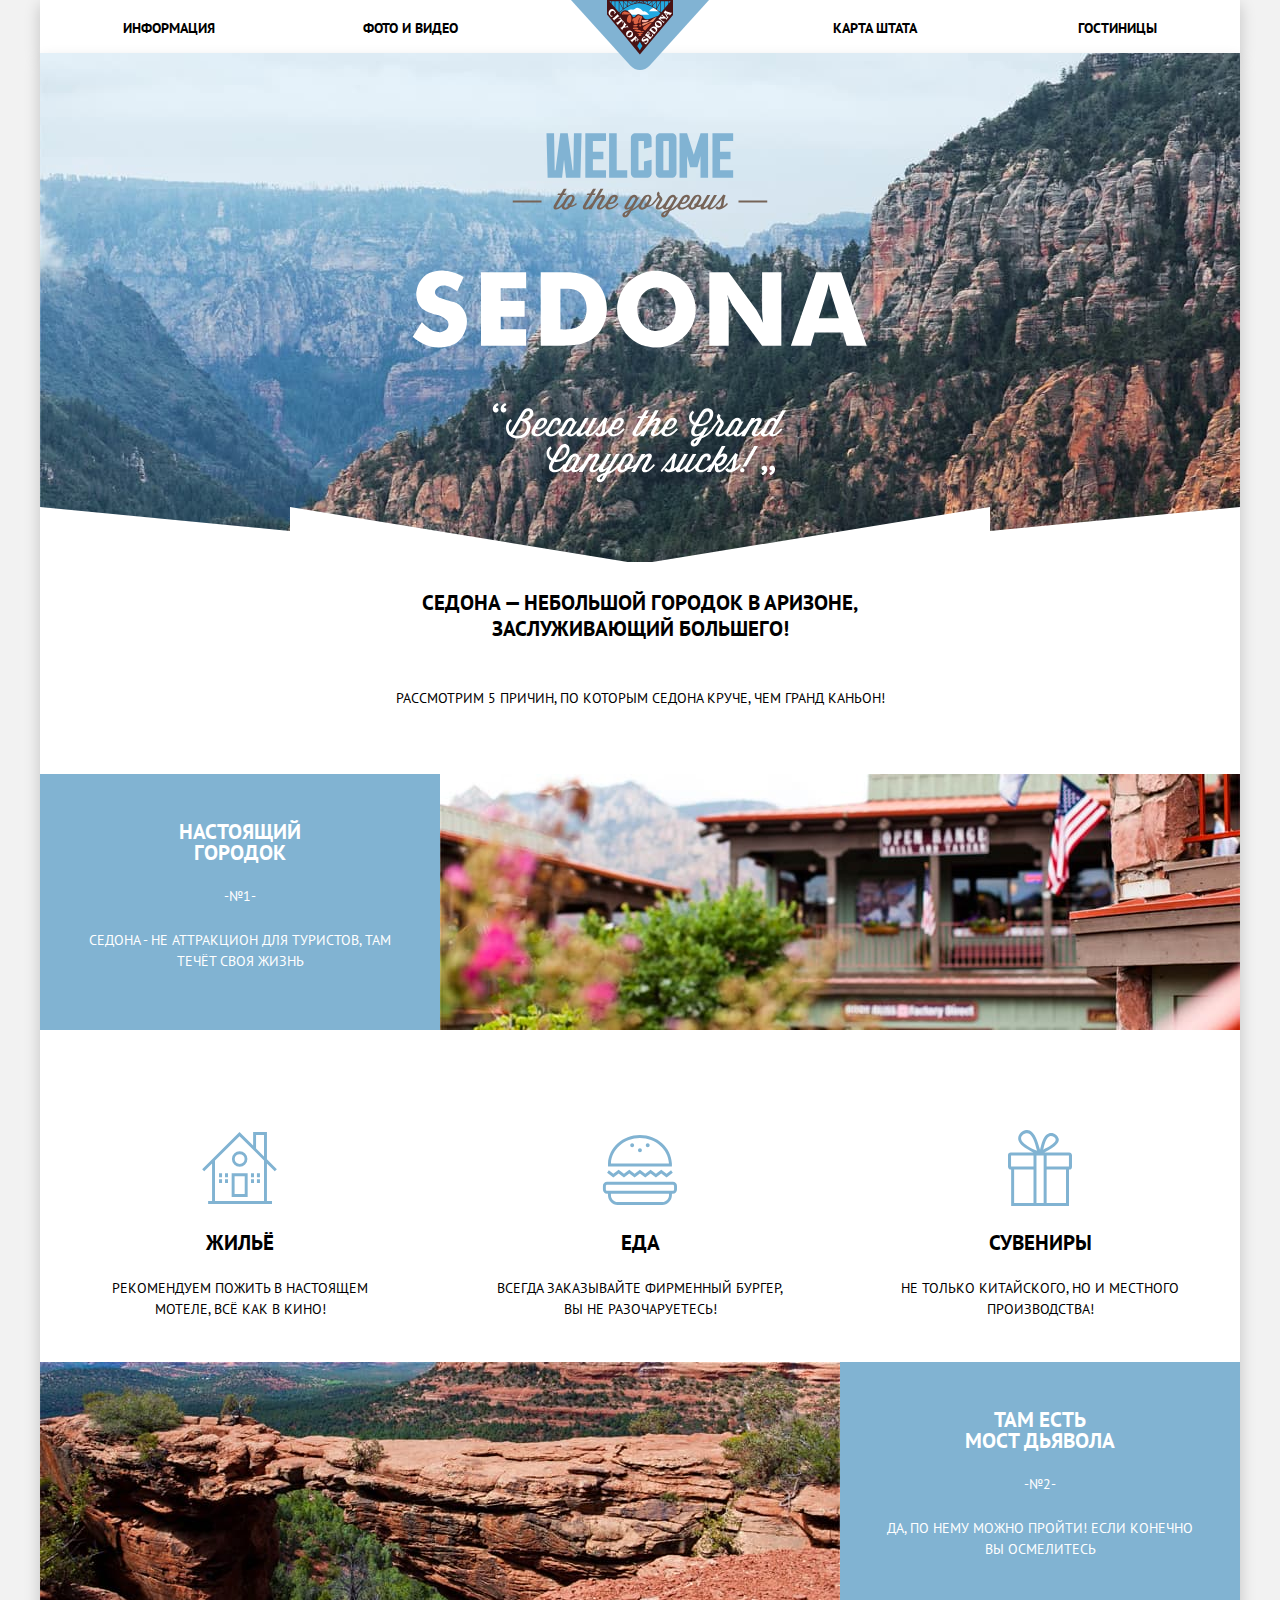
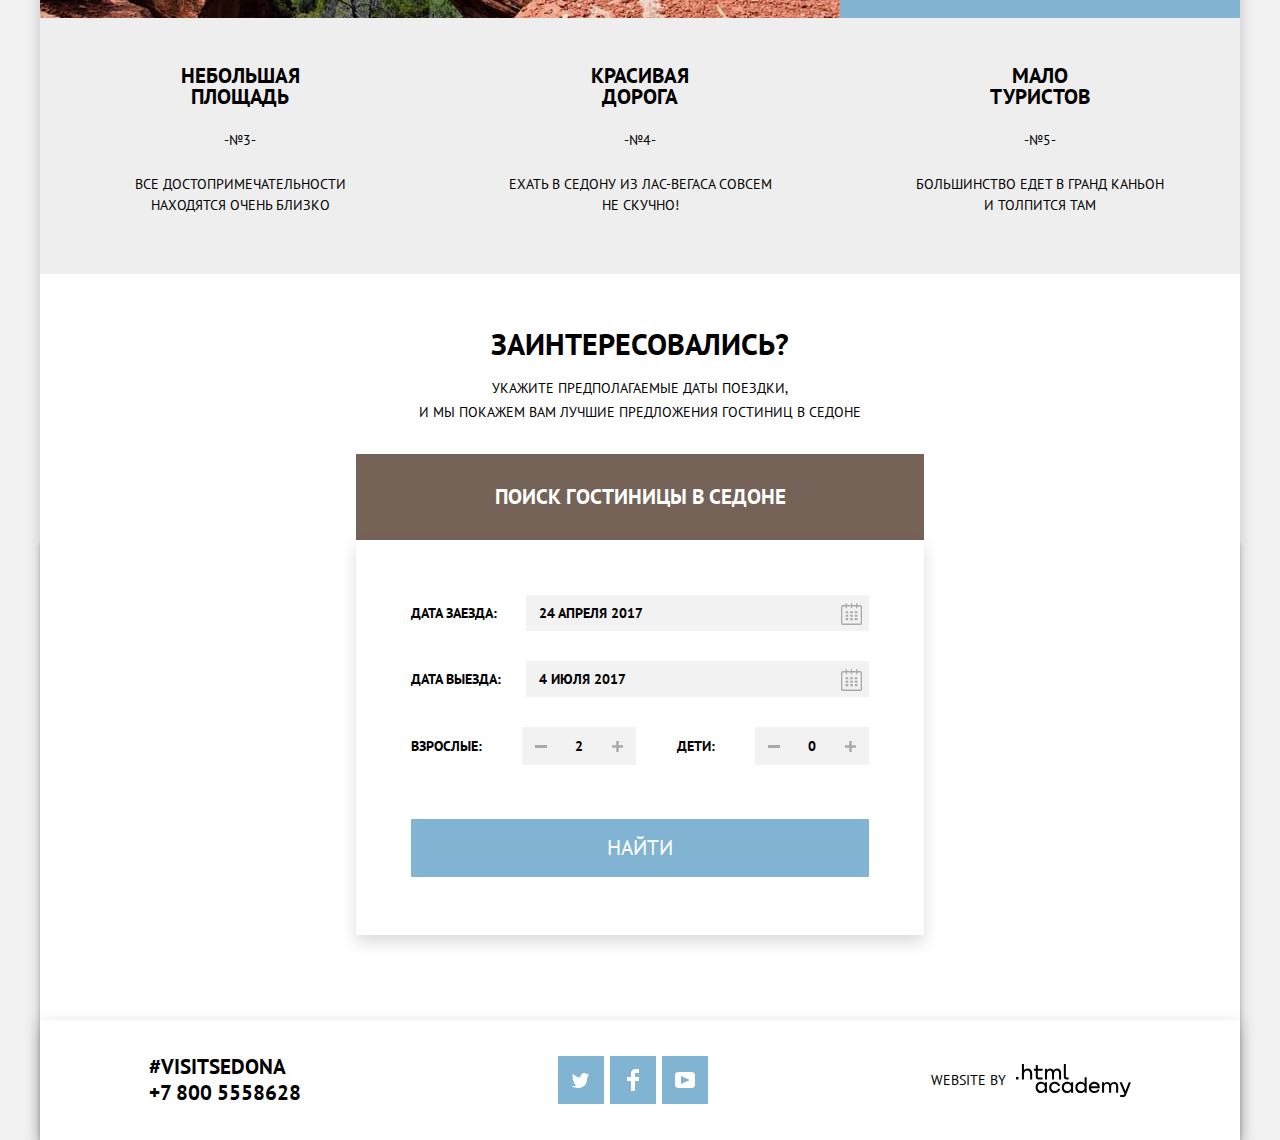
<file: index.html>
<!DOCTYPE html>
<html class="page" lang="ru">

<head>
  <meta charset="utf-8">
  <title>Поиск жилья в Седоне</title>
  <link rel="icon" href="favicon.ico">
  <link rel="icon" href="img/favicon/favicon.svg" type="image/svg+xml">
  <link rel="apple-touch-icon" href="img/favicon/favicon180.png">
  <link rel="manifest" href="manifest.webmanifest">
  <link rel="stylesheet" href="https://fonts.googleapis.com/css2?family=PT+Sans:wght@400;700&display=swap">
  <link href="styles/normalize.css" rel="stylesheet">
  <link href="styles/style.min.css" rel="stylesheet">
</head>

<body class="page-body under-footer">
  <header class="main-header container">
    <nav class="main-navigation">
      <a class="main-header-logo">
        <img src="img/logotype.svg" width="138" height="70" alt="Логотип City of Sedona">
      </a>
      <ul class="site-navigation main-navigation-wrapper">
        <li><a href="blank.html">Информация</a></li>
        <li><a href="blank.html">Фото и видео</a></li>
        <li><a href="blank.html">Карта штата</a></li>
        <li><a href="catalog.html">Гостиницы</a></li>
      </ul>
    </nav>
  </header>
  <main class="container">
    <h1 class="visually-hidden">Городок Седона</h1>
    <section class="main-image">
      <h2 class="visually-hidden">Добро пожаловать в Седону</h2>
      <img src="img/wellcome-to-sedona.svg" width="456" height="350" alt="Добро пожаловать в Седону!">
    </section>
    <section class="five-reasons">
      <div class="main-text">
        <h2>Седона — небольшой городок в Аризоне,<br> заслуживающий большего!</h2>
        <p>Рассмотрим 5 причин, по которым Седона круче, чем гранд каньон!</p>
      </div>
      <ul class="reasons-list">
        <li class="reasons-item">
          <div class="reason">
            <div class="reason-text">
              <h3>Настоящий<br> городок</h3>
              <p>-№1-</p>
              <p>Седона - не аттракцион для туристов, там<br> течёт своя жизнь</p>
            </div>
            <img src="img/sedona-streets.jpg" width="800" height="256" alt="Улицы Седоны">
          </div>
          <ul class="inner-reasons-list">
            <li class="inner-reasons-item item-1">
              <h3>Жильё</h3>
              <p>Рекомендуем пожить в настоящем<br> мотеле, всё как в кино!</p>
            </li>
            <li class="inner-reasons-item item-2">
              <h3>Еда</h3>
              <p>Всегда заказывайте фирменный бургер,<br> вы не разочаруетесь!</p>
            </li>
            <li class="inner-reasons-item item-3">
              <h3>Сувениры</h3>
              <p>Не только китайского, но и местного<br> производства!</p>
            </li>
          </ul>
        </li>
        <li class="reasons-item">
          <div class="reason">
            <img src="img/red-mountaines.jpg" width="800" height="256" alt="Красные горы Аризоны">
            <div class="reason-text">
              <h3>Там есть<br> мост дьявола</h3>
              <p>-№2-</p>
              <p>Да, по нему можно пройти! Если конечно<br> вы осмелитесь</p>
            </div>
          </div>
        </li>
        <li class="reasons-item-two">
          <h3>Небольшая<br> площадь</h3>
          <p>-№3-</p>
          <p>Все достопримечательности<br> находятся очень близко</p>
        </li>
        <li class="reasons-item-two">
          <h3>Красивая<br> дорога</h3>
          <p>-№4-</p>
          <p>Eхать в седону из лас-вегаса совсем<br> не скучно!</p>
        </li>
        <li class="reasons-item-two">
          <h3>Мало<br> туристов</h3>
          <p>-№5-</p>
          <p>Большинство едет в гранд каньон<br> и толпится там</p>
        </li>
      </ul>
    </section>
    <section class="search">
      <h3>Заинтересовались?</h3>
      <p>Укажите предполагаемые даты поездки,<br> и мы покажем вам лучшие предложения гостиниц в седоне</p>
      <button class="button button-search" type="button" aria-label="Показать окно поиска гостиницы">Поиск гостиницы в Седоне</button>
    </section>
    <section class="modal">
      <h2 class="visually-hidden">Поиск гостиницы</h2>
      <form class="search-form" action="https://echo.htmlacademy.ru" method="post">
        <div class="search-dates">
          <div>
            <p class="dates-item">
              <label for="arrival-date">Дата заезда:</label>
              <input type="text" name="arrival-date" id="arrival-date" placeholder="24 апреля 2017" aria-label="Поле ввода даты заезда">
              <button class="button-calendar calendar" type="button"><span class="visually-hidden">Показать календарь для выбора даты заезда</span></button>
            </p>
          </div>
          <div>
            <p class="dates-item">
              <label for="date-of-departure">Дата выезда:</label>
              <input type="text" name="date-of-departure" id="date-of-departure" placeholder="4 июля 2017" aria-label="Поле ввода даты выезда">
              <button class="button-calendar calendar" type="button"><span
                  class="visually-hidden">Показать календарь для выбора даты выезда</span></button>
            </p>
          </div>
          <div class="quantity">
            <div class="people-quantity-left">
              <p class="counter">
                <label for="number-of-adults">Взрослые:</label>
                <button class="button-number minus" type="button" aria-label="Уменьшить количество проживающих взрослых"><span class="visually-hidden">-</span></button>
                <input type="text" name="number-of-adults" id="number-of-adults" placeholder="2" aria-label="Поле ввода количества проживающих взрослых">
                <button class="button-number plus" type="button" aria-label="Увеличить количество проживающих взрослых"><span class="visually-hidden">+</span></button>
              </p>
            </div>
            <div class="people-quantity-right">
              <p class="counter">
                <label for="number-of-children">Дети:</label>
                <button class="button-number minus" type="button" aria-label="Уменьшить количество проживающих детей"><span class="visually-hidden">-</span></button>
                <input type="text" name="number-of-children" id="number-of-children" placeholder="0" aria-label="Поле ввода количества проживающиъ детей">
                <button class="button-number plus" type="button" aria-label="Увеличить количество проживающих детей"><span class="visually-hidden">+</span></button>
              </p>
            </div>
          </div>
        </div>
        <button class="button modal-button" type="button" aria-label="Показать доступные варианты с учетом введенных данных"><span>Найти</span></button>
      </form>
    </section>
    <div class="map shadow-1">
      <h3 class="visually-hidden">Карта</h3>
      <iframe
        src="https://www.google.com/maps/embed?pb=!1m18!1m12!1m3!1d52385.1356734493!2d-111.83024367399707!3d34.85444379061547!2m3!1f0!2f0!3f0!3m2!1i1024!2i768!4f13.1!3m3!1m2!1s0x872da132f942b00d%3A0x5548c523fa6c8efd!2z0KHQtdC00L7QvdCwLCDQkNGA0LjQt9C-0L3QsCA4NjMzNiwg0KHQqNCQ!5e0!3m2!1sru!2sru!4v1626107848862!5m2!1sru!2sru"
        width="1199" height="594"></iframe>
    </div>
  </main>
  <footer class="main-footer container footer-opacity">
    <section class="footer-contacts">
      <h2 class="visually-hidden">Как с нами связаться?</h2>
      <p class="contacts-text">
        <a href="blank.html"  aria-label="Хэштэг #visitSEDONA">#visitSEDONA</a><br>
        <a class="contacts-phone" href="tel:+78005558628"  aria-label="Контактный телефон +7 800 5558628">+7 800 5558628</a>
      </p>
    </section>
    <section class="footer-social">
      <h2 class="visually-hidden">Наши соц. сети</h2>
      <ul class="social">
        <li>
          <a class="social-button twitter" href="#" ><span class="visually-hidden">Перейти в Twitter</span></a>
        </li>
        <li>
          <a class="social-button facebook" href="#"><span class="visually-hidden">Перейти на Facebook</span></a>
        </li>
        <li>
          <a class="social-button youtube" href="#"><span class="visually-hidden">Перейти в Youtube</span></a>
        </li>
      </ul>
    </section>
    <section class="footer-copyright">
      <h2 class="visually-hidden">Copyright</h2>
      <p class="center-copyright">Website by
        <a class="copyright" href="https://htmlacademy.ru" aria-label="Перейти на страницу разработчика сайта"></a>
      </p>
    </section>
  </footer>
  <script src="js/script.min.js"></script>
</body>

</html>
</file>
<file: styles/style.min.css>
:root{--basic-white:#FFFFFF;--basic-light-blue:#81B3D2;--basic-grey:#EEEEEE;--basic-light-brown:#766357;--basic-black:#000000;--basic-brown:#604e43;--basic-dark-brown:#503e33;--basic-blue:#669ec0;--basic-dark-blue:#5496bd;--basic-light-grey:#bdbbbc;--basic-easy-grey:#f2f2f2}.page-body{width:1280px;margin:0 auto;padding:0;font-family:"PT Sans",Arial,sans-serif;font-size:14px;line-height:21px;color:var(--basic-black);text-transform:uppercase;background-color:var(--basic-easy-grey);min-height:100%;display:grid;grid-template-rows:-webkit-min-content 2fr -webkit-min-content;grid-template-rows:min-content 2fr min-content;align-content:start}a{text-decoration:none}img{max-width:100%;height:auto}.page{height:100%}.shadow-1{box-shadow:0 4px 4px rgba(0,0,0,.25)}.under-footer main{grid-row:2/4;grid-column:1/2}.under-footer footer{z-index:1;grid-row:3/4;grid-column:1/2}.main-header-logo{position:absolute;width:138px;height:70px;left:50%;transform:translateX(-50%);background-position:0 0}.main-navigation{font-size:14px;line-height:26px;color:var(--basic-black)}.main-navigation-wrapper{display:flex;flex-wrap:wrap;align-items:center;background-color:var(--basic-white);padding:0}.main-navigation ul{padding-right:73px;padding-left:73px}.main-navigation-wrapper li{padding:15px 10px;width:220px}.main-navigation-wrapper li:nth-child(4n+3),.main-navigation-wrapper li:nth-child(4n+4){text-align:right}.main-navigation-wrapper li:nth-child(4n-2){margin-right:auto}.main-navigation-wrapper li:nth-child(4n-1){margin-left:auto}.main-image{text-align:center;margin:-6px;background-image:url(../img/white-mask.svg),url(../img/background.jpg);background-size:auto,auto;background-repeat:no-repeat,no-repeat;background-position:bottom,center}.main-image img{width:456px;height:350px;margin-top:83px;margin-bottom:75px}.container{box-shadow:0 5px 15px rgba(0,1,1,.2)}.container,.footer-container{width:1200px;margin:0 auto;background-color:var(--basic-white)}.container h2,.container h3{font-size:21px;line-height:26px;text-align:center}.container h3{line-height:21px}.visually-hidden{position:absolute;width:1px;height:1px;margin:-1px;border:0;padding:0;white-space:nowrap;-webkit-clip-path:inset(100%);clip-path:inset(100%);clip:rect(0 0 0 0);overflow:hidden}.main-text{display:flex;flex-direction:column;justify-content:space-around;height:216px;text-align:center}.main-text p{margin:0 0 51px}.reasons-list{display:grid;grid-template-columns:1fr 1fr 1fr;margin:0 0 58px;padding:0}.reasons-list img{width:800px;height:256px}.reasons-item{display:grid;margin:0;padding:0;grid-column:1/-1}.reason-text{display:block;text-align:center;width:400px;height:256px;color:var(--basic-white);background-color:var(--basic-light-blue)}.reason{display:flex}.reason-text h3,.reasons-item-two h3{margin:47px 0 0;padding:0}.reason-text p,.reasons-item-two p{padding:0;margin-top:23px}.reasons-item-two{display:block;text-align:center;width:400px;height:256px;color:var(--basic-black);background-color:var(--basic-grey)}.inner-reasons-list{display:grid;grid-template-columns:1fr 1fr 1fr;align-content:center;height:332px;margin:0;padding:0}.inner-reasons-item{text-align:center}.inner-reasons-item h3{position:relative;margin:0;padding-top:160px}.inner-reasons-item p{margin:25px 0 0}.item-1 h3::before{width:75px;height:72px;top:60px;left:162px;background-image:url(../img/lodging.svg)}.item-1 h3::before,.item-2 h3::before,.item-3 h3::before{content:"";position:absolute;background-position:center;background-repeat:no-repeat}.item-2 h3::before{width:75px;height:70px;top:63px;left:162px;background-image:url(../img/food.svg)}.item-3 h3::before{width:64px;height:77px;top:57px;right:168px;background-image:url(../img/souvenirs.svg)}.main-footer,.search{display:flex;align-items:center}.search{flex-direction:column;justify-content:space-between;margin:0 auto;text-align:center}.search h3,.search p{font-size:30px;line-height:24px;margin:0;padding:0}.search p{display:inline-block;vertical-align:top;font-size:14px;margin:20px 0 30px}.map img{display:block;margin-bottom:-121px}.map iframe{border:0}.main-footer{justify-content:space-around;padding:0;height:120px}.footer-opacity{background:rgba(255,255,255,.9)}.footer-contacts{justify-self:center}.contacts-text{font-weight:700;font-style:normal;font-size:21px;line-height:26px}.footer-social{justify-self:center}.social{display:flex}.footer-copyright{justify-self:center}.catalog{margin:0 auto}.fieldset-content{margin:26.5px 0 0 75px;padding:0;border:0;color:var(--basic-white)}.sort-list{margin:0;padding:0}.sort-item{margin:25px 0 0;padding:0}.sort-form{display:grid;grid-template-columns:1fr 1fr 2fr;padding:0;height:217px;background-image:url(../img/catalog/background.jpg);background-size:1200px 217px;margin:0 0 18px}.sort-result{display:flex;justify-content:flex-start;margin:0 auto;padding:0 0 0 73px;height:68px;border-bottom:1px solid #e5e5e5;font-size:12px;line-height:18px}.sort-result p{margin:24px 35px 0 0;padding:0}.sort-result h3{margin:24px 51px 0 0;padding:0}.result-list,.up-down{display:flex;align-items:center}.result-list{justify-content:center;margin:0;padding:0}.up-down{margin:0 58px 0 auto}.up{border-bottom:11px solid #cacaca}.down,.up,.up:hover{width:0;height:0;border-left:5.5px solid transparent;border-right:5.5px solid transparent}.down{margin-left:11px;border-top:11px solid #cacaca}.up:hover{border-bottom:11px solid var(--basic-black)}.down:hover{border-top:11px solid var(--basic-black)}.down:active,.down:hover,.up:active{width:0;height:0;border-left:5.5px solid transparent;border-right:5.5px solid transparent}.up:active{border-bottom:11px solid var(--basic-light-blue)}.down:active{border-top:11px solid var(--basic-light-blue)}.down:focus,.up:focus{width:0;height:0;border-left:5.5px solid transparent;border-right:5.5px solid transparent}.up:focus{border-bottom:11px solid var(--basic-light-blue)}.down:focus{border-top:11px solid var(--basic-light-blue)}.result-list li{margin-right:32px}.choice-list{display:flex;flex-direction:column;justify-content:flex-start;align-items:flex-start;margin:0;padding:0}.choice-item{display:flex;justify-content:space-between;align-items:center;height:90px;border-bottom:1px solid #e5e5e5;padding:30px 73px}.choice-img{width:135px;height:90px;margin:0 29px 0 0}.hotel-link{flex-direction:column;justify-content:flex-start;align-items:flex-start;width:258px;margin:0 537px 0 0;padding:0}.hotel-button,.hotel-link,.rating{display:flex}.hotel-link h3{margin:0 0 7px;padding:0}.hotel-link p{margin:0 0 15.5px;padding:0}.rating{flex-direction:column;justify-content:space-between;height:93px;padding:0}.stars{height:17px;margin:0;background-image:url(../img/catalog/star.svg);background-repeat:repeat-x;background-position:right;align-self:flex-end}.stars-5{width:95px}.stars-4{width:77px}.stars-3{width:58px}.stars-2{width:38px}.stars-1{width:19px}.rating-show{display:flex;align-items:center;justify-content:center;width:110px;height:27px;margin-bottom:0;background-color:var(--basic-easy-grey)}.site-navigation{list-style-type:none;font-weight:700;margin:0}.site-navigation-current a:not([href]){background-color:var(--basic-black)}.footer-contacts a,.site-navigation a{color:var(--basic-black)}.site-navigation a:hover{color:var(--basic-light-blue)}.site-navigation a:active{color:var(--basic-black);opacity:30%}.site-navigation a:focus{color:var(--basic-light-brown)}.inner-reasons-list,.reasons-list{list-style-type:none}.button,.dates-item input{border:0;font-weight:700;text-transform:uppercase}.button{display:inline-block;padding:3px 17px;font:inherit;text-align:center;color:var(--basic-white);vertical-align:middle;background-color:var(--basic-light-brown)}.button:hover{background-color:var(--basic-brown)}.button:active{background-color:var(--basic-dark-brown);color:rgba(255,255,255,.3)}.button-details{background-color:var(--basic-light-blue);margin-right:6px}.button-details:hover{background-color:var(--basic-blue)}.button-details:active{background-color:var(--basic-dark-blue);color:rgba(255,255,255,.3)}.button-search{position:relative;font-size:21px;line-height:26px;font-weight:700;width:568px;padding:30px 125px}.button-search:hover{background-color:var(--basic-brown)}.button-search:active{background-color:var(--basic-dark-brown);color:rgba(255,255,255,.3)}.contacts-phone{color:inherit}.footer-social{text-align:center}.footer-social ul,.sort-form ul{list-style:none}.twitter::before{content:url(../img/twitter.svg);width:17px;height:17px}.facebook::before{content:url(../img/facebook.svg);width:12px;height:22px}.youtube::before{content:url(../img/youtube.svg);width:20px;height:16px}.social-button{display:flex;flex-wrap:wrap;align-items:center;justify-content:center;color:inherit;margin-right:6px;width:46px;height:48px;background-color:var(--basic-light-blue)}.social-button:hover{background-color:var(--basic-blue)}.social-button:active{background-color:var(--basic-dark-blue)}.social-button:active::before{opacity:.3}.footer-copyright{color:inherit;text-align:right}.footer-copyright a{display:block;width:115px;height:33px;background-image:url(../img/logo_htmlacademy.svg);background-repeat:no-repeat}.footer-copyright a:hover{-webkit-filter:invert(76%) sepia(28%) saturate(572%) hue-rotate(170deg) brightness(87%) contrast(88%);filter:invert(76%) sepia(28%) saturate(572%) hue-rotate(170deg) brightness(87%) contrast(88%)}.footer-copyright a:active{-webkit-filter:invert(77%) sepia(2%) saturate(212%) hue-rotate(278deg) brightness(99%) contrast(88%);filter:invert(77%) sepia(2%) saturate(212%) hue-rotate(278deg) brightness(99%) contrast(88%)}.center-copyright{display:flex;width:200px;flex-wrap:nowrap;align-items:center;justify-content:space-between}.modal{position:absolute;left:50%;transform:translateX(-50%);color:var(--basic-black);background-color:var(--basic-white)}.modal-close{display:none}.modal p{font-weight:700}.search-form{width:458px;height:285px;padding:55px;box-shadow:0 7px 15px rgba(0,1,1,.15)}.dates-item,.search-dates{display:flex;align-items:center}.search-dates{flex-direction:column;justify-content:center}.search-dates div{width:458px}.dates-item{flex-wrap:nowrap;justify-content:space-between;margin:0 0 30px}.dates-item label{margin-right:5px}.dates-item input{padding-left:13px;height:34px;width:328px;outline:0;outline-offset:0;background-color:var(--basic-easy-grey);color:var(--basic-black)}.dates-item input::-webkit-input-placeholder{color:var(--basic-black);font-weight:700;text-transform:uppercase}.dates-item input::-moz-placeholder{color:var(--basic-black);font-weight:700;text-transform:uppercase}.dates-item input::placeholder{color:var(--basic-black);font-weight:700;text-transform:uppercase}.calendar{position:absolute;width:21px;height:23px;background:url(../img/calendar.svg);background-repeat:no-repeat;transform:translateX(430px)}.button-calendar{display:inline-block;font:inherit;font-weight:700;text-align:center;color:var(--basic-white);vertical-align:middle;text-transform:uppercase;border:0}.button-calendar:hover{-webkit-filter:brightness(0) saturate(100%) invert(0%) sepia(0%) saturate(1297%) hue-rotate(192deg) brightness(104%) contrast(99%);filter:brightness(0) saturate(100%) invert(0%) sepia(0%) saturate(1297%) hue-rotate(192deg) brightness(104%) contrast(99%)}.button-calendar:active{-webkit-filter:brightness(0) saturate(100%) invert(73%) sepia(25%) saturate(504%) hue-rotate(159deg) brightness(91%) contrast(86%);filter:brightness(0) saturate(100%) invert(73%) sepia(25%) saturate(504%) hue-rotate(159deg) brightness(91%) contrast(86%)}.quantity{min-width:458px;height:38px;display:flex;justify-content:space-between;flex-wrap:nowrap;margin-bottom:54px}.quantity label{margin-right:40px}.quantity input{border:0;margin:0;width:38px;height:38px;text-align:center;box-sizing:border-box;outline:0;outline-offset:0;background-color:var(--basic-easy-grey)}.quantity input:focus{border:2px solid #e5e5e5}.dates-item input:hover[type=text],.quantity input:hover{background-color:#ebebeb}.quantity input::-webkit-input-placeholder{color:var(--basic-black);font-weight:700;text-transform:uppercase}.quantity input::-moz-placeholder{color:var(--basic-black);font-weight:700;text-transform:uppercase}.quantity input::placeholder{color:var(--basic-black);font-weight:700;text-transform:uppercase}.people-quantity-left{display:flex;flex-wrap:nowrap;align-items:center;justify-content:flex-start}.people-quantity-right{flex-wrap:nowrap;justify-content:flex-end}.button-number,.counter,.people-quantity-right{display:flex;align-items:center}.button-number{justify-content:center;position:relative;width:38px;height:38px;border:0;margin:0;padding:0;font-size:24px;color:#a9a9a9}.button-number,.dates-item input[type=text]{background-color:var(--basic-easy-grey)}.dates-item input:focus[type=text]{background-color:var(--basic-white);outline:2px solid #e5e5e5}.minus::before{position:absolute;content:"";width:12px;height:3px;background:url(../img/minus.png) no-repeat center}.plus::after{position:absolute;content:"";width:11px;height:11px;background:url(../img/plus.png) no-repeat center}.minus:hover::before,.plus:hover::after{-webkit-filter:brightness(0) saturate(100%) invert(0%) sepia(7%) saturate(7500%) hue-rotate(337deg) brightness(97%) contrast(95%);filter:brightness(0) saturate(100%) invert(0%) sepia(7%) saturate(7500%) hue-rotate(337deg) brightness(97%) contrast(95%)}.minus:active::before,.plus:active::after{-webkit-filter:brightness(0) saturate(100%) invert(76%) sepia(20%) saturate(661%) hue-rotate(163deg) brightness(87%) contrast(87%);filter:brightness(0) saturate(100%) invert(76%) sepia(20%) saturate(661%) hue-rotate(163deg) brightness(87%) contrast(87%)}.modal-button{width:458px;height:58px;background-color:var(--basic-light-blue);font-size:21px;line-height:26px}.modal-button:hover{background-color:var(--basic-blue)}.modal-button:active{background-color:var(--basic-dark-blue);color:rgba(255,255,255,.3)}.fieldset-content label{display:flex;cursor:pointer;-webkit-user-select:none;-moz-user-select:none;user-select:none}.sort-input-checkbox+label::before{content:"";display:block;margin-right:16px;width:27px;height:23px;background:url(../img/catalog/checkbox.svg) no-repeat 0 0}.sort-input-checkbox:checked+label::before{background:url(../img/catalog/checkbox-on.svg)}.sort-input-checkbox:disabled+label::before{background:url(../img/catalog/checkbox-disabled.svg)}.sort-input-checkbox:checked:disabled+label::before{background:url(../img/catalog/checkbox-on-disabled.svg)}.sort-input-checkbox:focus+label{box-shadow:inset 0 2px 10px 1px rgba(0,0,0,.3),inset 0 0 0 60px rgba(0,0,0,.3),0 1px rgba(255,255,255,.08)}.filter-item{display:flex;justify-content:center;min-width:317px;margin:0;padding:0;border:0}.min-price{position:relative;height:36px}.range-filter{margin-top:44px;transform:translateX(70px)}.filter-item legend,.price-controls input{padding:0;text-align:center;color:var(--basic-white)}.filter-item legend{margin:0;transform:translate(2px,30px);font-size:16px;line-height:21px;text-transform:uppercase;font-weight:700}.range-controls{position:relative;margin-top:20px;margin-bottom:33px}.range-controls .scale{height:2px;width:316px;background:gray}.range-controls .bar{width:85%;height:2px;background:var(--basic-white)}.range-controls .toggle{position:absolute;top:-9px;left:0;width:4px;height:4px;padding:0;border:8px solid var(--basic-white);background-color:#ababab;border-radius:50%;box-shadow:0 2px 0 0 gray;cursor:pointer}.price-controls input{border:0;background-color:transparent;outline:0;outline-offset:0}.price-controls input::-webkit-input-placeholder{color:var(--basic-white);font-size:14px;font-weight:400;text-transform:uppercase}.price-controls input::-moz-placeholder{color:var(--basic-white);font-size:14px;font-weight:400;text-transform:uppercase}.price-controls input::placeholder{color:var(--basic-white);font-size:14px;font-weight:400;text-transform:uppercase}.price-controls input[type=number]::-webkit-inner-spin-button,.price-controls input[type=number]::-webkit-outer-spin-button{-webkit-appearance:none;-moz-appearance:none;appearance:none;margin:0}.price-controls input[type=number]{-moz-appearance:textfield}.price-controls{display:flex;border:2px solid var(--basic-white);border-radius:2px;background:url(../img/catalog/rectangle-vertical.png);background-repeat:no-repeat;background-position:50% 50%}.range-controls .toggle-max{left:240px}.toggle:hover{position:absolute;top:-11px;left:0;width:5px;height:5px;padding:0;border:10px solid var(--basic-white);background-color:#ababab;border-radius:50%;box-shadow:0 2px 0 0 gray;cursor:pointer}.catalog-current:visited{color:var(--basic-light-brown)}.sort-form legend{font-size:16px}.sort-result p{font-size:21px;line-height:26px}.result-list{font-size:12px;line-height:18px;list-style:none}.result-list a,.result-list a:hover{border-bottom:1px dashed var(--basic-light-blue)}.result-list a{color:rgba(0,0,0,.3)}.result-list a:hover{color:var(--basic-light-blue)}.result-list a:active{color:var(--basic-black);border-bottom:none}.result-list a:focus{color:var(--basic-light-blue);border-bottom:none}.choice h3{color:var(--basic-black);font-size:21px;line-height:26px}.choice h3:active,.choice h3:hover{color:var(--basic-light-blue);font-size:21px;line-height:26px}.choice h3:active{color:var(--basic-black);opacity:30%}.choice-list{list-style:none}.button-show{transform:translateX(85px);margin:0;padding:7px 35px 8px;color:var(--basic-white);text-transform:uppercase;background-color:transparent;border:2px solid var(--basic-white);box-sizing:border-box;border-radius:2px}.button-show:hover{color:var(--basic-black);background-color:var(--basic-white)}
</file>
